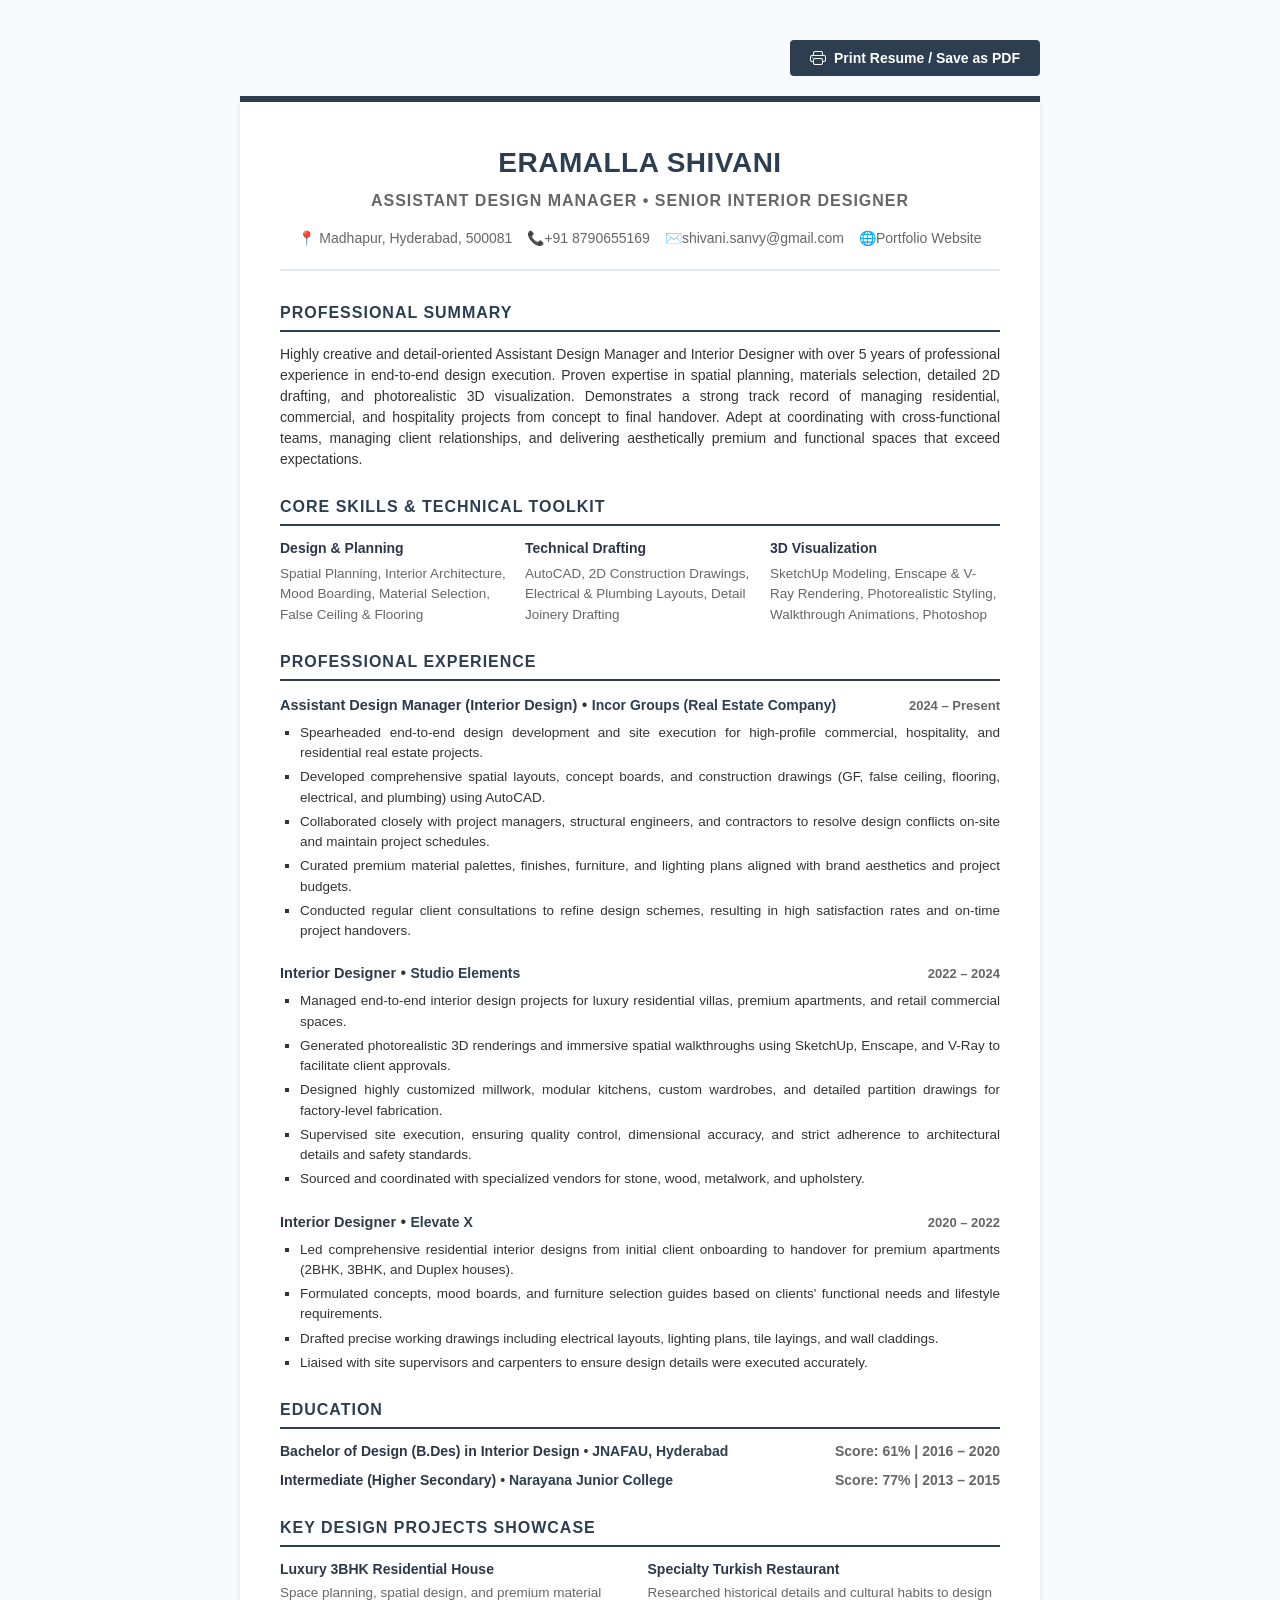
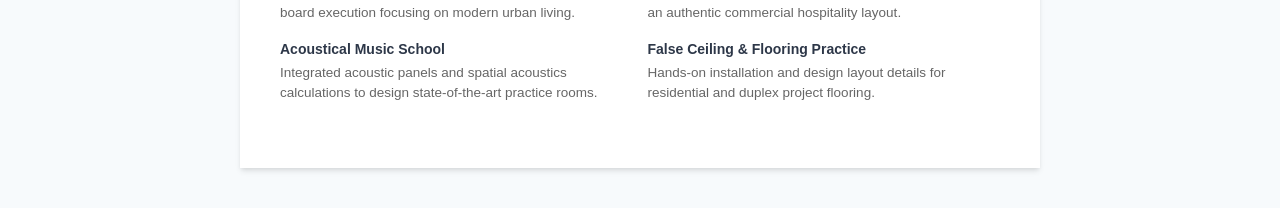
<file: ERAMALLA_SHIVANI_RESUME_ATS.html>
<!DOCTYPE html>
<html lang="en">
<head>
    <meta charset="UTF-8">
    <meta name="viewport" content="width=device-width, initial-scale=1.0">
    <title>ERAMALLA SHIVANI - Resume</title>
    <style>
        :root {
            --primary-color: #2c3e50;
            --text-color: #333333;
            --light-text: #666666;
            --accent-color: #d4af37;
            --border-color: #e2e8f0;
            --font-family: 'Segoe UI', Arial, sans-serif;
        }

        * {
            box-sizing: border-box;
            margin: 0;
            padding: 0;
        }

        body {
            font-family: var(--font-family);
            color: var(--text-color);
            line-height: 1.5;
            background-color: #f7fafc;
            padding: 40px 20px;
        }

        .resume-container {
            max-width: 800px;
            margin: 0 auto;
            background: #ffffff;
            padding: 40px;
            box-shadow: 0 4px 6px -1px rgba(0, 0, 0, 0.1), 0 2px 4px -1px rgba(0, 0, 0, 0.06);
            border-top: 6px solid var(--primary-color);
        }

        /* Header Styles */
        header {
            text-align: center;
            margin-bottom: 30px;
            padding-bottom: 20px;
            border-bottom: 2px solid var(--border-color);
        }

        h1 {
            font-size: 28px;
            font-weight: 700;
            letter-spacing: 0.5px;
            color: var(--primary-color);
            text-transform: uppercase;
            margin-bottom: 5px;
        }

        .subtitle {
            font-size: 16px;
            color: var(--light-text);
            font-weight: 600;
            text-transform: uppercase;
            letter-spacing: 1px;
            margin-bottom: 15px;
        }

        .contact-info {
            display: flex;
            flex-wrap: wrap;
            justify-content: center;
            gap: 15px;
            font-size: 14px;
            color: var(--light-text);
        }

        .contact-info span {
            display: flex;
            align-items: center;
        }

        .contact-info a {
            color: var(--light-text);
            text-decoration: none;
        }

        .contact-info a:hover {
            color: var(--primary-color);
            text-decoration: underline;
        }

        /* Section Layout */
        section {
            margin-bottom: 25px;
        }

        h2 {
            font-size: 16px;
            color: var(--primary-color);
            text-transform: uppercase;
            letter-spacing: 1px;
            margin-bottom: 12px;
            padding-bottom: 5px;
            border-bottom: 2px solid var(--primary-color);
        }

        .summary-text {
            font-size: 14px;
            text-align: justify;
        }

        /* Skills Grid */
        .skills-grid {
            display: grid;
            grid-template-columns: repeat(3, 1fr);
            gap: 15px;
            font-size: 13.5px;
        }

        .skill-category h3 {
            font-size: 14px;
            color: #2d3748;
            margin-bottom: 5px;
            font-weight: 600;
        }

        .skill-category p {
            color: var(--light-text);
        }

        /* Experience Timeline */
        .job {
            margin-bottom: 20px;
        }

        .job:last-child {
            margin-bottom: 0;
        }

        .job-header {
            display: flex;
            justify-content: space-between;
            align-items: baseline;
            margin-bottom: 6px;
        }

        .job-title {
            font-size: 14.5px;
            font-weight: 700;
            color: #2d3748;
        }

        .company-loc {
            font-size: 14px;
            font-weight: 600;
            color: var(--primary-color);
        }

        .job-dates {
            font-size: 13px;
            font-weight: 600;
            color: var(--light-text);
            white-space: nowrap;
        }

        .job-bullets {
            list-style-type: square;
            margin-left: 20px;
            font-size: 13.5px;
        }

        .job-bullets li {
            margin-bottom: 4px;
            text-align: justify;
        }

        /* Education */
        .education-item {
            display: flex;
            justify-content: space-between;
            align-items: baseline;
            margin-bottom: 8px;
            font-size: 14px;
        }

        .education-degree {
            font-weight: 700;
            color: #2d3748;
        }

        .education-school {
            font-weight: 600;
            color: var(--primary-color);
        }

        .education-score {
            font-weight: 600;
            color: var(--light-text);
        }

        /* Projects */
        .projects-list {
            display: grid;
            grid-template-columns: 1fr 1fr;
            gap: 15px;
            font-size: 13.5px;
        }

        .project-item h3 {
            font-size: 14px;
            color: #2d3748;
            font-weight: 600;
            margin-bottom: 3px;
        }

        .project-item p {
            color: var(--light-text);
        }

        /* Interactive Controls */
        .controls {
            max-width: 800px;
            margin: 0 auto 20px auto;
            display: flex;
            justify-content: flex-end;
            gap: 10px;
        }

        .btn {
            background-color: var(--primary-color);
            color: #ffffff;
            border: none;
            padding: 10px 20px;
            font-size: 14px;
            font-weight: 600;
            border-radius: 4px;
            cursor: pointer;
            display: inline-flex;
            align-items: center;
            gap: 8px;
            transition: background-color 0.2s;
        }

        .btn:hover {
            background-color: #1a252f;
        }

        /* PRINT STYLES */
        @media print {
            body {
                background-color: #ffffff;
                padding: 0;
                color: #000000;
                font-size: 13px;
            }

            .resume-container {
                box-shadow: none;
                padding: 0;
                max-width: 100%;
                border-top: none;
            }

            .controls {
                display: none;
            }

            /* Allow sections to break across pages naturally */
            section {
                margin-bottom: 18px;
                page-break-inside: auto;
            }

            h2 {
                margin-bottom: 8px;
                font-size: 14px;
            }

            /* Prevent individual items from breaking mid-text */
            .job {
                page-break-inside: avoid;
                margin-bottom: 14px;
            }

            .job-bullets {
                font-size: 13px;
            }

            .education-item {
                page-break-inside: avoid;
                margin-bottom: 6px;
            }

            .project-item {
                page-break-inside: avoid;
            }

            /* Set strict margins to fit exactly 2 pages */
            @page {
                size: letter;
                margin: 0.4in 0.5in 0.4in 0.5in;
            }
        }
    </style>
</head>
<body>

    <div class="controls">
        <button class="btn" onclick="window.print()">
            <svg width="16" height="16" fill="currentColor" viewBox="0 0 16 16">
                <path d="M2.5 8a.5.5 0 1 0 0-1 .5.5 0 0 0 0 1z"/>
                <path d="M5 1a2 2 0 0 0-2 2v2H2a2 2 0 0 0-2 2v3a2 2 0 0 0 2 2h1v1a2 2 0 0 0 2 2h6a2 2 0 0 0 2-2v-1h1a2 2 0 0 0 2-2V7a2 2 0 0 0-2-2h-1V3a2 2 0 0 0-2-2H5zM4 3a1 1 0 0 1 1-1h6a1 1 0 0 1 1 1v2H4V3zm1 5a2 2 0 0 0-2 2v1H2a1 1 0 0 1-1-1V7a1 1 0 0 1 1-1h12a1 1 0 0 1 1 1v3a1 1 0 0 1-1 1h-1v-1a2 2 0 0 0-2-2H5zm7 2v3a1 1 0 0 1-1 1H5a1 1 0 0 1-1-1v-3a1 1 0 0 1 1-1h6a1 1 0 0 1 1 1z"/>
            </svg>
            Print Resume / Save as PDF
        </button>
    </div>

    <div class="resume-container">
        <header>
            <h1>Eramalla Shivani</h1>
            <div class="subtitle">Assistant Design Manager &bull; Senior Interior Designer</div>
            <div class="contact-info">
                <span>📍 Madhapur, Hyderabad, 500081</span>
                <span>📞 <a href="tel:+918790655169">+91 8790655169</a></span>
                <span>✉️ <a href="mailto:shivani.sanvy@gmail.com">shivani.sanvy@gmail.com</a></span>
                <span>🌐 <a href="#" id="web-link">Portfolio Website</a></span>
            </div>
        </header>

        <section id="summary">
            <h2>Professional Summary</h2>
            <p class="summary-text">
                Highly creative and detail-oriented Assistant Design Manager and Interior Designer with over 5 years of professional experience in end-to-end design execution. Proven expertise in spatial planning, materials selection, detailed 2D drafting, and photorealistic 3D visualization. Demonstrates a strong track record of managing residential, commercial, and hospitality projects from concept to final handover. Adept at coordinating with cross-functional teams, managing client relationships, and delivering aesthetically premium and functional spaces that exceed expectations.
            </p>
        </section>

        <section id="skills">
            <h2>Core Skills & Technical Toolkit</h2>
            <div class="skills-grid">
                <div class="skill-category">
                    <h3>Design & Planning</h3>
                    <p>Spatial Planning, Interior Architecture, Mood Boarding, Material Selection, False Ceiling & Flooring</p>
                </div>
                <div class="skill-category">
                    <h3>Technical Drafting</h3>
                    <p>AutoCAD, 2D Construction Drawings, Electrical & Plumbing Layouts, Detail Joinery Drafting</p>
                </div>
                <div class="skill-category">
                    <h3>3D Visualization</h3>
                    <p>SketchUp Modeling, Enscape & V-Ray Rendering, Photorealistic Styling, Walkthrough Animations, Photoshop</p>
                </div>
            </div>
        </section>

        <section id="experience">
            <h2>Professional Experience</h2>
            
            <div class="job">
                <div class="job-header">
                    <div>
                        <span class="job-title">Assistant Design Manager (Interior Design)</span> &bull; 
                        <span class="company-loc">Incor Groups (Real Estate Company)</span>
                    </div>
                    <div class="job-dates">2024 – Present</div>
                </div>
                <ul class="job-bullets">
                    <li>Spearheaded end-to-end design development and site execution for high-profile commercial, hospitality, and residential real estate projects.</li>
                    <li>Developed comprehensive spatial layouts, concept boards, and construction drawings (GF, false ceiling, flooring, electrical, and plumbing) using AutoCAD.</li>
                    <li>Collaborated closely with project managers, structural engineers, and contractors to resolve design conflicts on-site and maintain project schedules.</li>
                    <li>Curated premium material palettes, finishes, furniture, and lighting plans aligned with brand aesthetics and project budgets.</li>
                    <li>Conducted regular client consultations to refine design schemes, resulting in high satisfaction rates and on-time project handovers.</li>
                </ul>
            </div>

            <div class="job">
                <div class="job-header">
                    <div>
                        <span class="job-title">Interior Designer</span> &bull; 
                        <span class="company-loc">Studio Elements</span>
                    </div>
                    <div class="job-dates">2022 – 2024</div>
                </div>
                <ul class="job-bullets">
                    <li>Managed end-to-end interior design projects for luxury residential villas, premium apartments, and retail commercial spaces.</li>
                    <li>Generated photorealistic 3D renderings and immersive spatial walkthroughs using SketchUp, Enscape, and V-Ray to facilitate client approvals.</li>
                    <li>Designed highly customized millwork, modular kitchens, custom wardrobes, and detailed partition drawings for factory-level fabrication.</li>
                    <li>Supervised site execution, ensuring quality control, dimensional accuracy, and strict adherence to architectural details and safety standards.</li>
                    <li>Sourced and coordinated with specialized vendors for stone, wood, metalwork, and upholstery.</li>
                </ul>
            </div>

            <div class="job">
                <div class="job-header">
                    <div>
                        <span class="job-title">Interior Designer</span> &bull; 
                        <span class="company-loc">Elevate X</span>
                    </div>
                    <div class="job-dates">2020 – 2022</div>
                </div>
                <ul class="job-bullets">
                    <li>Led comprehensive residential interior designs from initial client onboarding to handover for premium apartments (2BHK, 3BHK, and Duplex houses).</li>
                    <li>Formulated concepts, mood boards, and furniture selection guides based on clients' functional needs and lifestyle requirements.</li>
                    <li>Drafted precise working drawings including electrical layouts, lighting plans, tile layings, and wall claddings.</li>
                    <li>Liaised with site supervisors and carpenters to ensure design details were executed accurately.</li>
                </ul>
            </div>
        </section>

        <section id="education">
            <h2>Education</h2>
            <div class="education-item">
                <div>
                    <span class="education-degree">Bachelor of Design (B.Des) in Interior Design</span> &bull; 
                    <span class="education-school">JNAFAU, Hyderabad</span>
                </div>
                <div class="education-score">Score: 61% | 2016 – 2020</div>
            </div>
            <div class="education-item">
                <div>
                    <span class="education-degree">Intermediate (Higher Secondary)</span> &bull; 
                    <span class="education-school">Narayana Junior College</span>
                </div>
                <div class="education-score">Score: 77% | 2013 – 2015</div>
            </div>
        </section>

        <section id="projects">
            <h2>Key Design Projects Showcase</h2>
            <div class="projects-list">
                <div class="project-item">
                    <h3>Luxury 3BHK Residential House</h3>
                    <p>Space planning, spatial design, and premium material board execution focusing on modern urban living.</p>
                </div>
                <div class="project-item">
                    <h3>Specialty Turkish Restaurant</h3>
                    <p>Researched historical details and cultural habits to design an authentic commercial hospitality layout.</p>
                </div>
                <div class="project-item">
                    <h3>Acoustical Music School</h3>
                    <p>Integrated acoustic panels and spatial acoustics calculations to design state-of-the-art practice rooms.</p>
                </div>
                <div class="project-item">
                    <h3>False Ceiling & Flooring Practice</h3>
                    <p>Hands-on installation and design layout details for residential and duplex project flooring.</p>
                </div>
            </div>
        </section>
    </div>

    <script>
        // Auto-update portfolio link to current URL if served locally
        document.getElementById('web-link').href = window.location.origin;
    </script>
</body>
</html>
</file>
